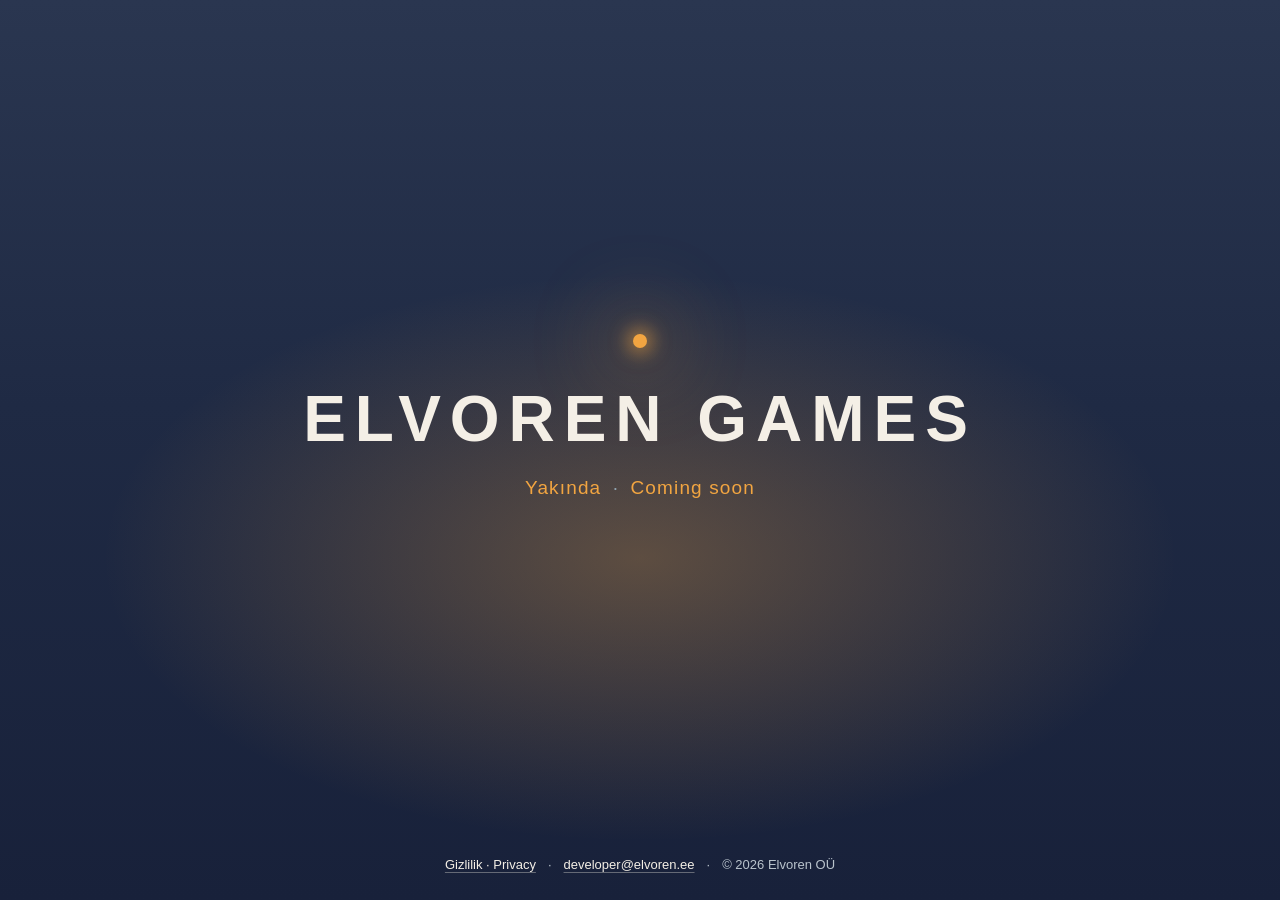
<file: index.html>
<!doctype html>
<html lang="tr">
<head>
<meta charset="utf-8">
<meta name="viewport" content="width=device-width, initial-scale=1">
<title>Elvoren Games</title>
<meta name="description" content="Elvoren Games. Yakında. Coming soon.">
<meta name="robots" content="noindex, nofollow">
<meta name="color-scheme" content="dark">
<link rel="icon" href="favicon.svg" type="image/svg+xml">
<link rel="stylesheet" href="styles.css">
</head>
<body class="ana">
<main class="sahne">
  <div class="isik" aria-hidden="true"></div>
  <h1 class="ad" lang="en">Elvoren Games</h1>
  <p class="durum"><span lang="tr">Yakında</span><span class="ayrac" aria-hidden="true">·</span><span lang="en">Coming soon</span></p>
</main>
<footer class="alt">
  <a href="privacy.html">Gizlilik · Privacy</a>
  <span aria-hidden="true">·</span>
  <a href="mailto:developer@elvoren.ee">developer@elvoren.ee</a>
  <span aria-hidden="true">·</span>
  <span>© 2026 Elvoren OÜ</span>
</footer>
</body>
</html>
</file>
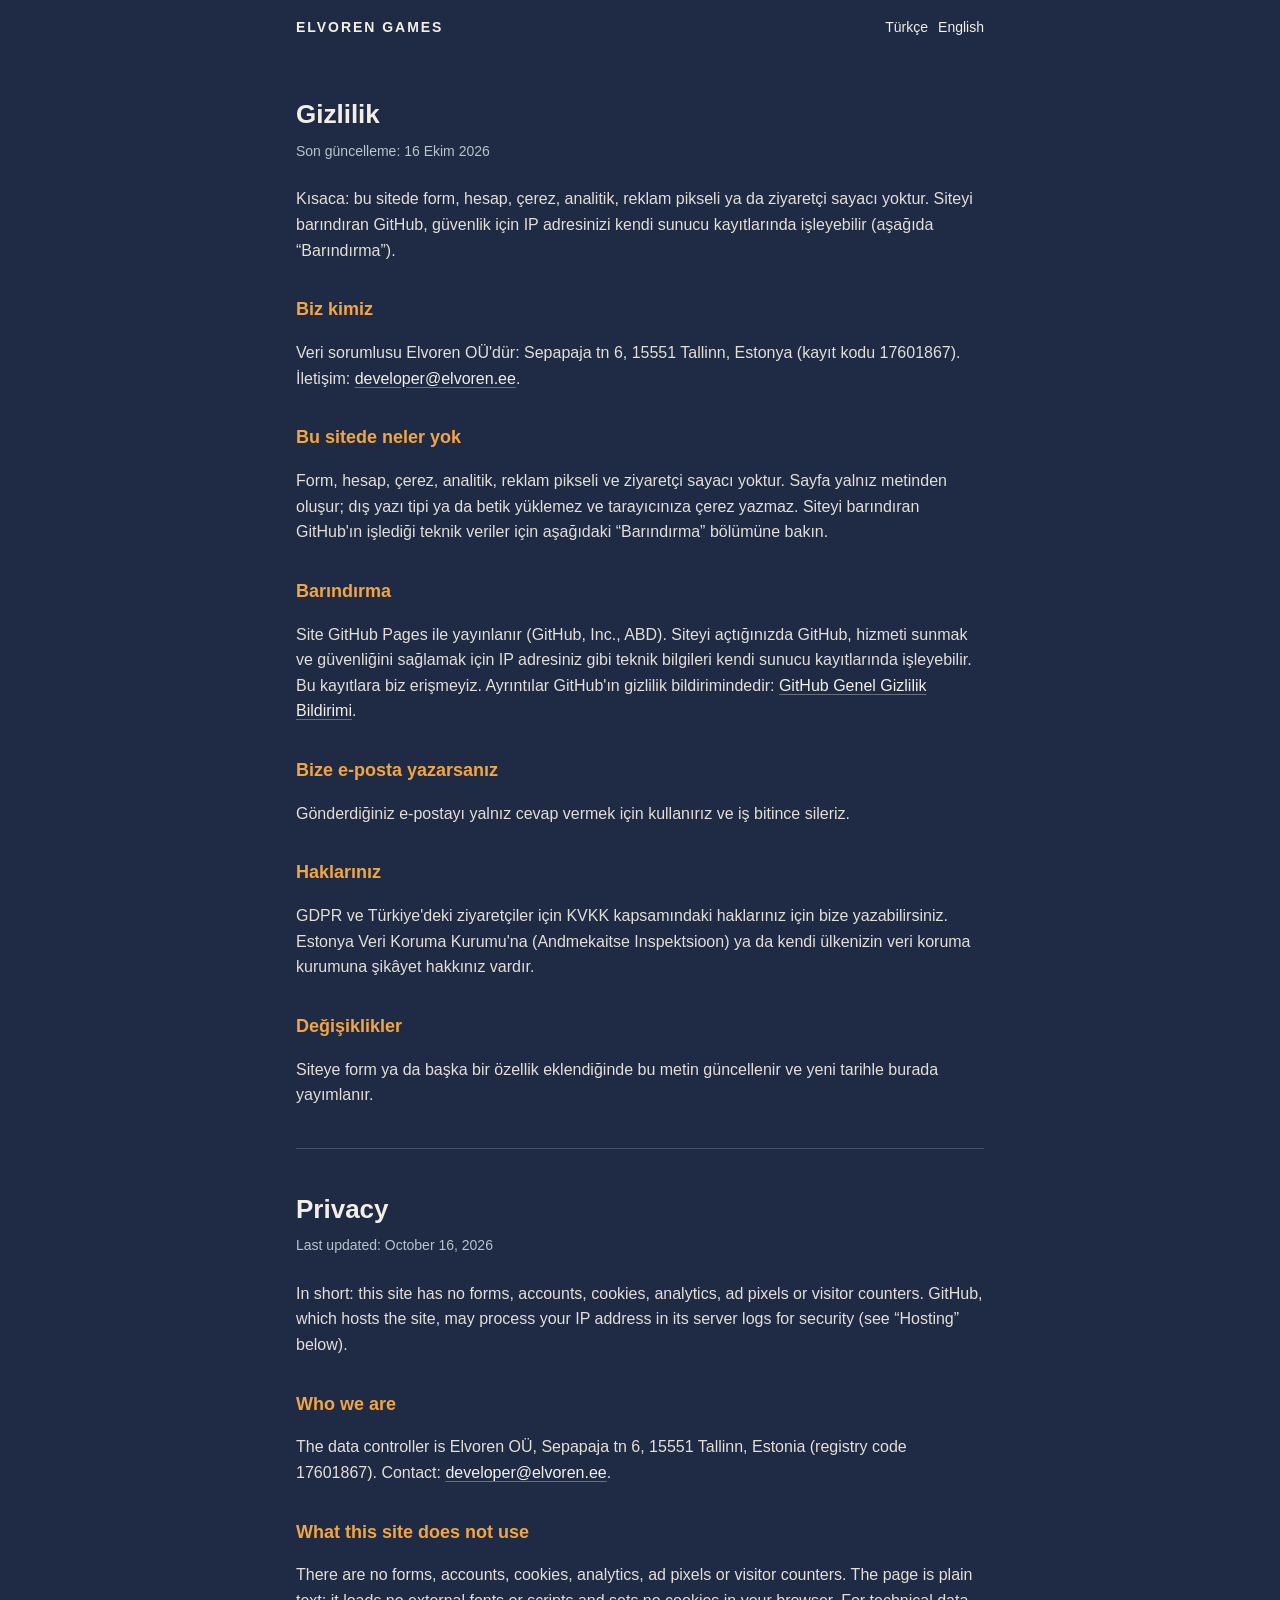
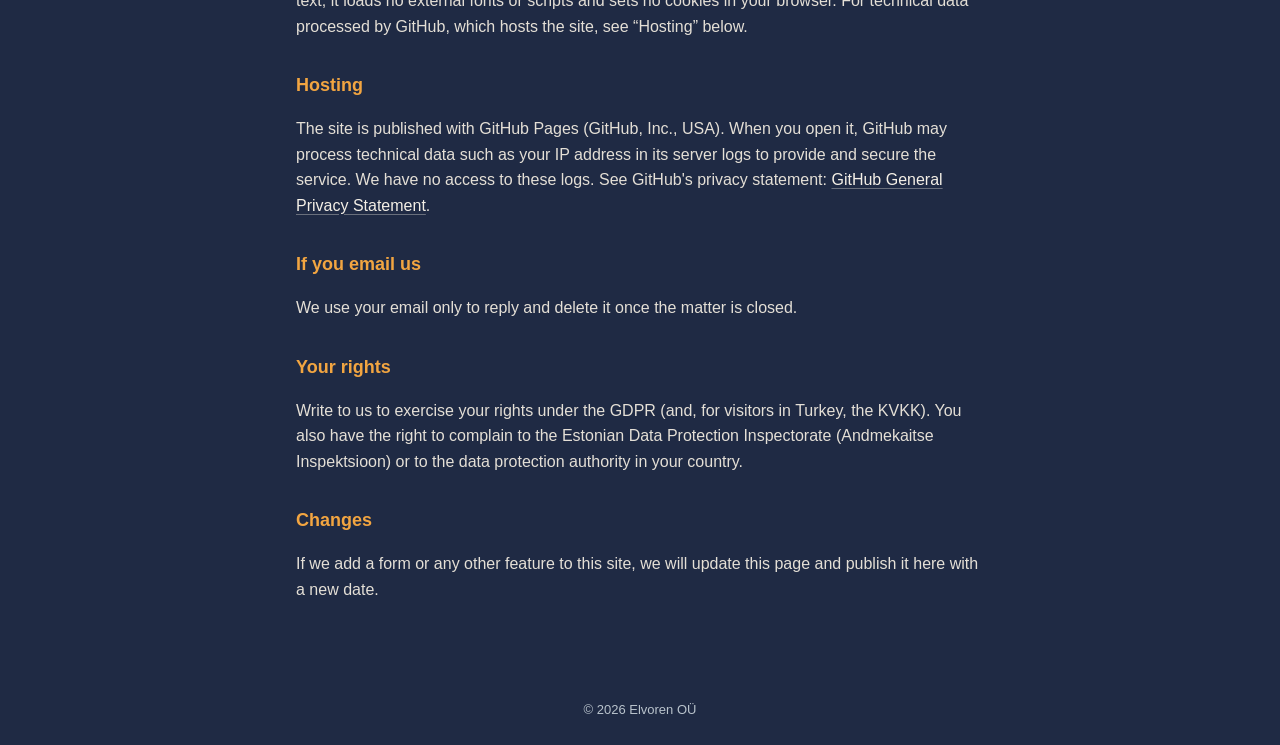
<file: privacy.html>
<!doctype html>
<html lang="tr">
<head>
<meta charset="utf-8">
<meta name="viewport" content="width=device-width, initial-scale=1">
<title>Gizlilik · Privacy — Elvoren Games</title>
<meta name="robots" content="noindex, nofollow">
<meta name="color-scheme" content="dark">
<link rel="icon" href="favicon.svg" type="image/svg+xml">
<link rel="stylesheet" href="styles.css">
</head>
<body class="metin">
<header class="ust">
  <a href="./" lang="en">Elvoren Games</a>
  <span class="diller"><a href="#tr">Türkçe</a><a href="#en">English</a></span>
</header>
<main class="kutu">

<section id="tr" lang="tr">
<h1>Gizlilik</h1>
<p class="tarih">Son güncelleme: 16 Ekim 2026</p>
<p>Kısaca: bu sitede form, hesap, çerez, analitik, reklam pikseli ya da ziyaretçi sayacı yoktur. Siteyi barındıran GitHub, güvenlik için IP adresinizi kendi sunucu kayıtlarında işleyebilir (aşağıda “Barındırma”).</p>

<h2>Biz kimiz</h2>
<p>Veri sorumlusu Elvoren OÜ'dür: Sepapaja tn 6, 15551 Tallinn, Estonya (kayıt kodu 17601867). İletişim: <a href="mailto:developer@elvoren.ee">developer@elvoren.ee</a>.</p>

<h2>Bu sitede neler yok</h2>
<p>Form, hesap, çerez, analitik, reklam pikseli ve ziyaretçi sayacı yoktur. Sayfa yalnız metinden oluşur; dış yazı tipi ya da betik yüklemez ve tarayıcınıza çerez yazmaz. Siteyi barındıran GitHub'ın işlediği teknik veriler için aşağıdaki “Barındırma” bölümüne bakın.</p>

<h2>Barındırma</h2>
<p>Site GitHub Pages ile yayınlanır (GitHub, Inc., ABD). Siteyi açtığınızda GitHub, hizmeti sunmak ve güvenliğini sağlamak için IP adresiniz gibi teknik bilgileri kendi sunucu kayıtlarında işleyebilir. Bu kayıtlara biz erişmeyiz. Ayrıntılar GitHub'ın gizlilik bildirimindedir: <a href="https://docs.github.com/site-policy/privacy-policies/github-general-privacy-statement">GitHub Genel Gizlilik Bildirimi</a>.</p>

<h2>Bize e-posta yazarsanız</h2>
<p>Gönderdiğiniz e-postayı yalnız cevap vermek için kullanırız ve iş bitince sileriz.</p>

<h2>Haklarınız</h2>
<p>GDPR ve Türkiye'deki ziyaretçiler için KVKK kapsamındaki haklarınız için bize yazabilirsiniz. Estonya Veri Koruma Kurumu'na (Andmekaitse Inspektsioon) ya da kendi ülkenizin veri koruma kurumuna şikâyet hakkınız vardır.</p>

<h2>Değişiklikler</h2>
<p>Siteye form ya da başka bir özellik eklendiğinde bu metin güncellenir ve yeni tarihle burada yayımlanır.</p>
</section>

<hr>

<section id="en" lang="en">
<h1>Privacy</h1>
<p class="tarih">Last updated: October 16, 2026</p>
<p>In short: this site has no forms, accounts, cookies, analytics, ad pixels or visitor counters. GitHub, which hosts the site, may process your IP address in its server logs for security (see “Hosting” below).</p>

<h2>Who we are</h2>
<p>The data controller is Elvoren OÜ, Sepapaja tn 6, 15551 Tallinn, Estonia (registry code 17601867). Contact: <a href="mailto:developer@elvoren.ee">developer@elvoren.ee</a>.</p>

<h2>What this site does not use</h2>
<p>There are no forms, accounts, cookies, analytics, ad pixels or visitor counters. The page is plain text; it loads no external fonts or scripts and sets no cookies in your browser. For technical data processed by GitHub, which hosts the site, see “Hosting” below.</p>

<h2>Hosting</h2>
<p>The site is published with GitHub Pages (GitHub, Inc., USA). When you open it, GitHub may process technical data such as your IP address in its server logs to provide and secure the service. We have no access to these logs. See GitHub's privacy statement: <a href="https://docs.github.com/site-policy/privacy-policies/github-general-privacy-statement">GitHub General Privacy Statement</a>.</p>

<h2>If you email us</h2>
<p>We use your email only to reply and delete it once the matter is closed.</p>

<h2>Your rights</h2>
<p>Write to us to exercise your rights under the GDPR (and, for visitors in Turkey, the KVKK). You also have the right to complain to the Estonian Data Protection Inspectorate (Andmekaitse Inspektsioon) or to the data protection authority in your country.</p>

<h2>Changes</h2>
<p>If we add a form or any other feature to this site, we will update this page and publish it here with a new date.</p>
</section>

</main>
<footer class="alt"><span>© 2026 Elvoren OÜ</span></footer>
</body>
</html>
</file>
<file: styles.css>
/* Elvoren Games — "yakında" sayfası. Dış kaynak (font, betik, ölçüm) yok. */
:root {
  --gece: #1F2A44;
  --harabe: #5E6B78;
  --sis: #8FA3B0;
  --amber: #F2A541;
  --kagit: #F4EFE6;
  --soluk: #B9C3CC;
}
* { box-sizing: border-box; }
html, body { margin: 0; min-height: 100%; }
body {
  background: var(--gece);
  color: var(--kagit);
  font: 16px/1.6 -apple-system, BlinkMacSystemFont, "Segoe UI", Roboto, "Helvetica Neue", Arial, sans-serif;
  -webkit-font-smoothing: antialiased;
}
a { color: var(--kagit); text-decoration-color: rgba(244, 239, 230, .35); text-underline-offset: 3px; }
a:hover { text-decoration-color: var(--amber); }

/* Açılış: soğuk sisli gece, ortada tek sıcak ışık */
body.ana {
  display: flex; flex-direction: column; min-height: 100vh; min-height: 100svh;
  background:
    radial-gradient(ellipse 60% 45% at 50% 62%, rgba(242, 165, 65, .30), rgba(242, 165, 65, 0) 70%),
    linear-gradient(180deg, #2A3650 0%, var(--gece) 45%, #18213A 100%);
}
.sahne {
  position: relative; flex: 1; display: flex; flex-direction: column;
  align-items: center; justify-content: center; text-align: center; padding: 48px 16px;
}
.isik {
  width: 14px; height: 14px; border-radius: 50%;
  background: var(--amber);
  box-shadow: 0 0 18px 6px rgba(242, 165, 65, .55), 0 0 80px 30px rgba(242, 165, 65, .18);
  margin-bottom: 36px;
  animation: nefes 4s ease-in-out infinite;
}
@keyframes nefes { 50% { box-shadow: 0 0 22px 8px rgba(242, 165, 65, .65), 0 0 110px 40px rgba(242, 165, 65, .22); } }
@media (prefers-reduced-motion: reduce) { .isik { animation: none; } }
.ad {
  margin: 0; font-weight: 600; letter-spacing: .14em; text-transform: uppercase;
  font-size: clamp(30px, 7vw, 64px); line-height: 1.1;
}
.durum { margin: 18px 0 0; color: var(--amber); font-size: clamp(15px, 2.4vw, 19px); letter-spacing: .06em; }
.ayrac { margin: 0 .6em; color: var(--sis); }
.studyo { margin: 40px 0 0; color: var(--soluk); font-size: 13px; letter-spacing: .18em; text-transform: uppercase; }
.alt {
  display: flex; flex-wrap: wrap; gap: 8px 12px; justify-content: center;
  padding: 18px 16px 24px; color: var(--soluk); font-size: 13px;
}

/* Metin sayfaları (gizlilik, 404) */
body.metin { background: var(--gece); }
.kutu { max-width: 720px; margin: 0 auto; padding: 40px 16px 64px; }
.kutu h1 { font-size: 26px; margin: 0 0 4px; }
.kutu h2 { font-size: 18px; margin: 32px 0 8px; color: var(--amber); }
.kutu p, .kutu li { color: #E4DFD6; }
.kutu .tarih { color: var(--soluk); font-size: 14px; margin: 0 0 24px; }
.kutu hr { border: 0; border-top: 1px solid rgba(185, 195, 204, .25); margin: 40px 0; }
.ust { display: flex; justify-content: space-between; align-items: center; gap: 12px; padding: 16px; max-width: 720px; margin: 0 auto; }
.ust a { text-decoration: none; letter-spacing: .14em; text-transform: uppercase; font-weight: 600; font-size: 14px; }
.diller { font-size: 14px; color: var(--soluk); }
.diller a { margin-left: 10px; text-transform: none; letter-spacing: 0; font-weight: 400; }
</file>
